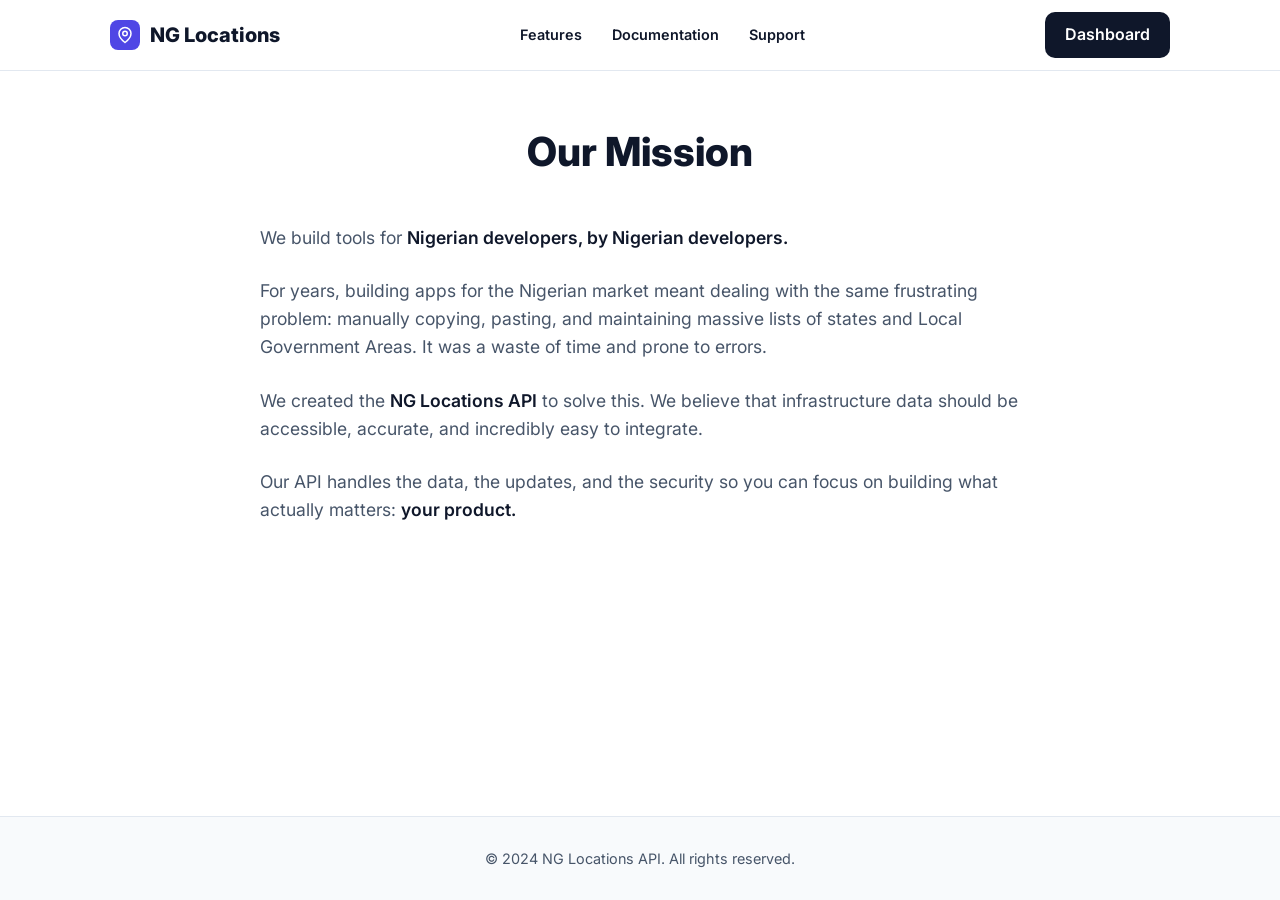
<file: about.html>
<!DOCTYPE html>
<html lang="en">
<head>
  <meta charset="UTF-8">
  <meta name="viewport" content="width=device-width, initial-scale=1.0">
  <title>About - NG Locations API</title>
  <link href="https://fonts.googleapis.com/css2?family=Inter:wght@400;500;600;700;800&display=swap" rel="stylesheet">
  <style>
    :root { --bg-main: #ffffff; --bg-surface: #f8fafc; --text-main: #0f172a; --text-muted: #475569; --primary: #4f46e5; --border-color: #e2e8f0; }
    * { margin: 0; padding: 0; box-sizing: border-box; }
    body { font-family: 'Inter', sans-serif; background: var(--bg-main); color: var(--text-main); line-height: 1.6; display: flex; flex-direction: column; min-height: 100vh; }
    a { text-decoration: none; color: inherit; }
    .header { position: fixed; top: 0; width: 100%; z-index: 50; background: rgba(255,255,255,0.85); backdrop-filter: blur(12px); border-bottom: 1px solid var(--border-color); }
    .nav-container { max-width: 1100px; margin: 0 auto; padding: 0 20px; height: 70px; display: flex; justify-content: space-between; align-items: center; }
    .logo { display: flex; align-items: center; gap: 10px; font-weight: 800; font-size: 1.25rem; color: var(--text-main); }
    .logo-icon { background: var(--primary); color: white; padding: 6px; border-radius: 8px; display: flex; }
    .nav-links { display: none; gap: 30px; font-size: 0.9rem; font-weight: 600; }
    @media(min-width: 768px) { .nav-links { display: flex; } }
    .nav-links a:hover { color: var(--primary); }
    .btn { padding: 10px 20px; border-radius: 10px; font-weight: 600; background: var(--text-main); color: white; border: none; cursor: pointer; }
    .page-wrapper { max-width: 800px; margin: 120px auto 60px auto; padding: 0 20px; flex: 1; width: 100%; }
    .page-title { text-align: center; font-size: 2.5rem; font-weight: 800; margin-bottom: 40px; }
    .content p { font-size: 1.1rem; color: var(--text-muted); margin-bottom: 25px; }
    .highlight { color: var(--text-main); font-weight: 600; }
    footer { background: var(--bg-surface); border-top: 1px solid var(--border-color); padding: 30px; text-align: center; color: var(--text-muted); font-size: 0.9rem; margin-top: auto; }
  </style>
</head>
<body>
  <header class="header">
    <div class="nav-container">
      <a href="index.html" class="logo"><div class="logo-icon"><svg xmlns="http://www.w3.org/2000/svg" width="18" height="18" viewBox="0 0 24 24" fill="none" stroke="currentColor" stroke-width="2"><path d="M20 10c0 6-8 12-8 12s-8-6-8-12a8 8 0 0 1 16 0Z"/><circle cx="12" cy="10" r="3"/></svg></div>NG Locations</a>
      <nav class="nav-links">
        <a href="features.html">Features</a>
        <a href="documentation.html">Documentation</a>
        <a href="support.html">Support</a>
      </nav>
      <a href="auth.html" class="btn">Dashboard</a>
    </div>
  </header>
  <div class="page-wrapper">
    <h1 class="page-title">Our Mission</h1>
    <div class="content">
      <p>We build tools for <span class="highlight">Nigerian developers, by Nigerian developers.</span></p>
      <p>For years, building apps for the Nigerian market meant dealing with the same frustrating problem: manually copying, pasting, and maintaining massive lists of states and Local Government Areas. It was a waste of time and prone to errors.</p>
      <p>We created the <span class="highlight">NG Locations API</span> to solve this. We believe that infrastructure data should be accessible, accurate, and incredibly easy to integrate.</p>
      <p>Our API handles the data, the updates, and the security so you can focus on building what actually matters: <span class="highlight">your product.</span></p>
    </div>
  </div>
  <footer>&copy; 2024 NG Locations API. All rights reserved.</footer>
</body>
</html>
</file>
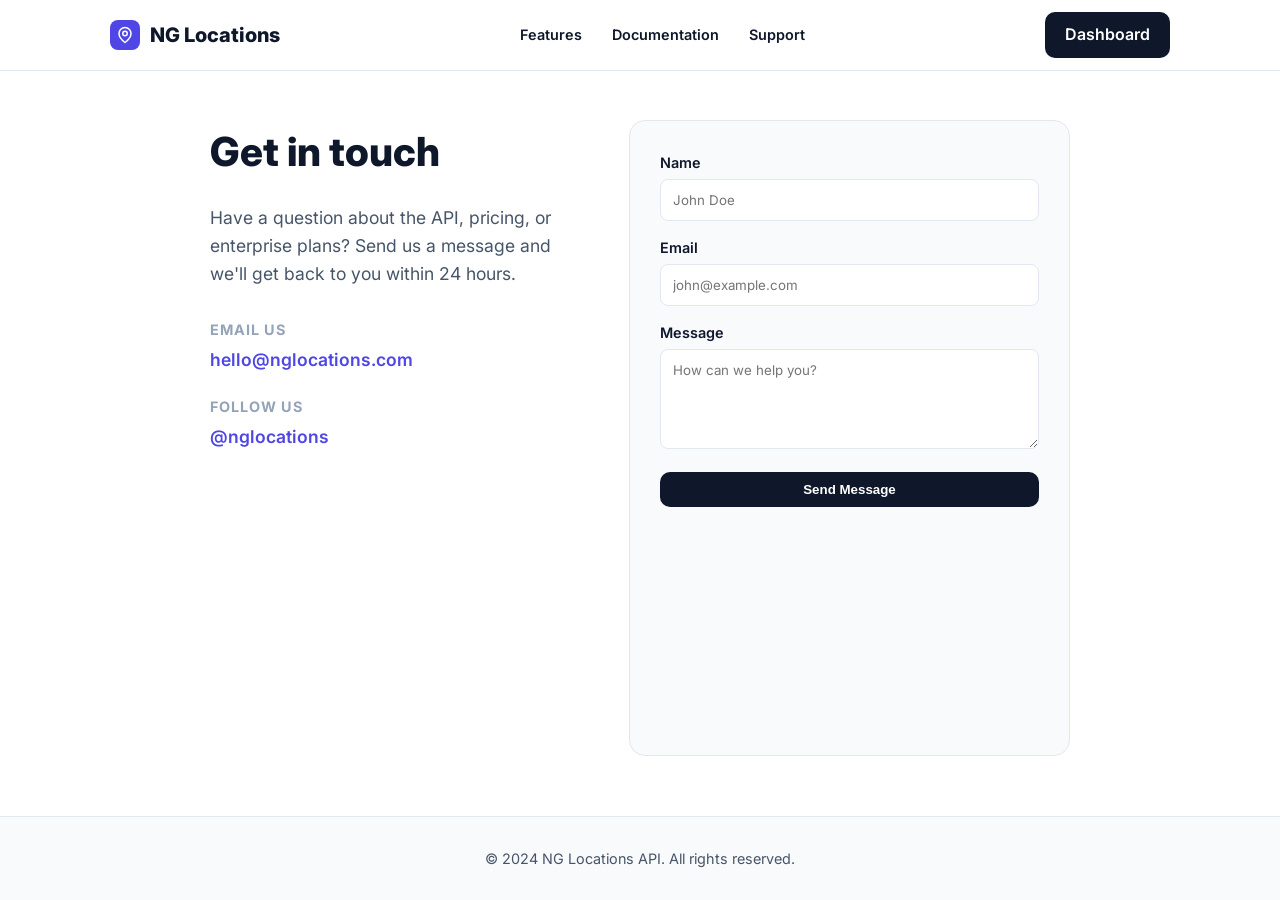
<file: contact.html>
<!DOCTYPE html>
<html lang="en">
<head>
  <meta charset="UTF-8">
  <meta name="viewport" content="width=device-width, initial-scale=1.0">
  <title>Contact - NG Locations API</title>
  <link href="https://fonts.googleapis.com/css2?family=Inter:wght@400;500;600;700;800&display=swap" rel="stylesheet">
  <style>
    :root { --bg-main: #ffffff; --bg-surface: #f8fafc; --text-main: #0f172a; --text-muted: #475569; --primary: #4f46e5; --border-color: #e2e8f0; }
    * { margin: 0; padding: 0; box-sizing: border-box; }
    body { font-family: 'Inter', sans-serif; background: var(--bg-main); color: var(--text-main); line-height: 1.6; display: flex; flex-direction: column; min-height: 100vh; }
    a { text-decoration: none; color: inherit; }
    .header { position: fixed; top: 0; width: 100%; z-index: 50; background: rgba(255,255,255,0.85); backdrop-filter: blur(12px); border-bottom: 1px solid var(--border-color); }
    .nav-container { max-width: 1100px; margin: 0 auto; padding: 0 20px; height: 70px; display: flex; justify-content: space-between; align-items: center; }
    .logo { display: flex; align-items: center; gap: 10px; font-weight: 800; font-size: 1.25rem; color: var(--text-main); }
    .logo-icon { background: var(--primary); color: white; padding: 6px; border-radius: 8px; display: flex; }
    .nav-links { display: none; gap: 30px; font-size: 0.9rem; font-weight: 600; }
    @media(min-width: 768px) { .nav-links { display: flex; } }
    .nav-links a:hover { color: var(--primary); }
    .btn { padding: 10px 20px; border-radius: 10px; font-weight: 600; background: var(--text-main); color: white; border: none; cursor: pointer; width: 100%; }
    .page-wrapper { max-width: 900px; margin: 120px auto 60px auto; padding: 0 20px; flex: 1; width: 100%; display: flex; flex-direction: column; gap: 40px; }
    @media(min-width: 768px) { .page-wrapper { flex-direction: row; } }
    .info-col { flex: 1; }
    .page-title { font-size: 2.5rem; font-weight: 800; margin-bottom: 20px; }
    .info-col p { color: var(--text-muted); margin-bottom: 30px; font-size: 1.1rem; }
    .info-item { margin-bottom: 20px; }
    .info-item h4 { font-size: 0.9rem; color: #94a3b8; text-transform: uppercase; letter-spacing: 1px; margin-bottom: 5px; }
    .info-item a { font-weight: 600; font-size: 1.1rem; color: var(--primary); }
    .form-col { flex: 1; background: var(--bg-surface); padding: 30px; border-radius: 16px; border: 1px solid var(--border-color); }
    .form-group { margin-bottom: 15px; }
    .form-group label { display: block; font-weight: 600; margin-bottom: 5px; font-size: 0.9rem; }
    .form-group input, .form-group textarea { width: 100%; padding: 12px; border: 1px solid var(--border-color); border-radius: 8px; font-family: inherit; }
    .form-group textarea { resize: vertical; min-height: 100px; }
    .alert { padding: 12px; background: #dcfce7; color: #166534; border-radius: 8px; margin-bottom: 15px; display: none; font-weight: 600; text-align: center; }
    footer { background: var(--bg-surface); border-top: 1px solid var(--border-color); padding: 30px; text-align: center; color: var(--text-muted); font-size: 0.9rem; margin-top: auto; }
  </style>
</head>
<body>
  <header class="header">
    <div class="nav-container">
      <a href="index.html" class="logo"><div class="logo-icon"><svg xmlns="http://www.w3.org/2000/svg" width="18" height="18" viewBox="0 0 24 24" fill="none" stroke="currentColor" stroke-width="2"><path d="M20 10c0 6-8 12-8 12s-8-6-8-12a8 8 0 0 1 16 0Z"/><circle cx="12" cy="10" r="3"/></svg></div>NG Locations</a>
      <nav class="nav-links">
        <a href="features.html">Features</a>
        <a href="documentation.html">Documentation</a>
        <a href="support.html">Support</a>
      </nav>
      <a href="auth.html" class="btn" style="width: auto;">Dashboard</a>
    </div>
  </header>
  <div class="page-wrapper">
    <div class="info-col">
      <h1 class="page-title">Get in touch</h1>
      <p>Have a question about the API, pricing, or enterprise plans? Send us a message and we'll get back to you within 24 hours.</p>
      <div class="info-item">
        <h4>Email Us</h4>
        <a href="mailto:hello@nglocations.com">hello@nglocations.com</a>
      </div>
      <div class="info-item">
        <h4>Follow Us</h4>
        <a href="#">@nglocations</a>
      </div>
    </div>
    <div class="form-col">
      <div id="success-alert" class="alert">Message sent successfully! We'll reply soon.</div>
      <form onsubmit="event.preventDefault(); document.getElementById('success-alert').style.display='block'; this.reset();">
        <div class="form-group">
          <label>Name</label>
          <input type="text" required placeholder="John Doe">
        </div>
        <div class="form-group">
          <label>Email</label>
          <input type="email" required placeholder="john@example.com">
        </div>
        <div class="form-group">
          <label>Message</label>
          <textarea required placeholder="How can we help you?"></textarea>
        </div>
        <button type="submit" class="btn">Send Message</button>
      </form>
    </div>
  </div>
  <footer>&copy; 2024 NG Locations API. All rights reserved.</footer>
</body>
</html>
</file>
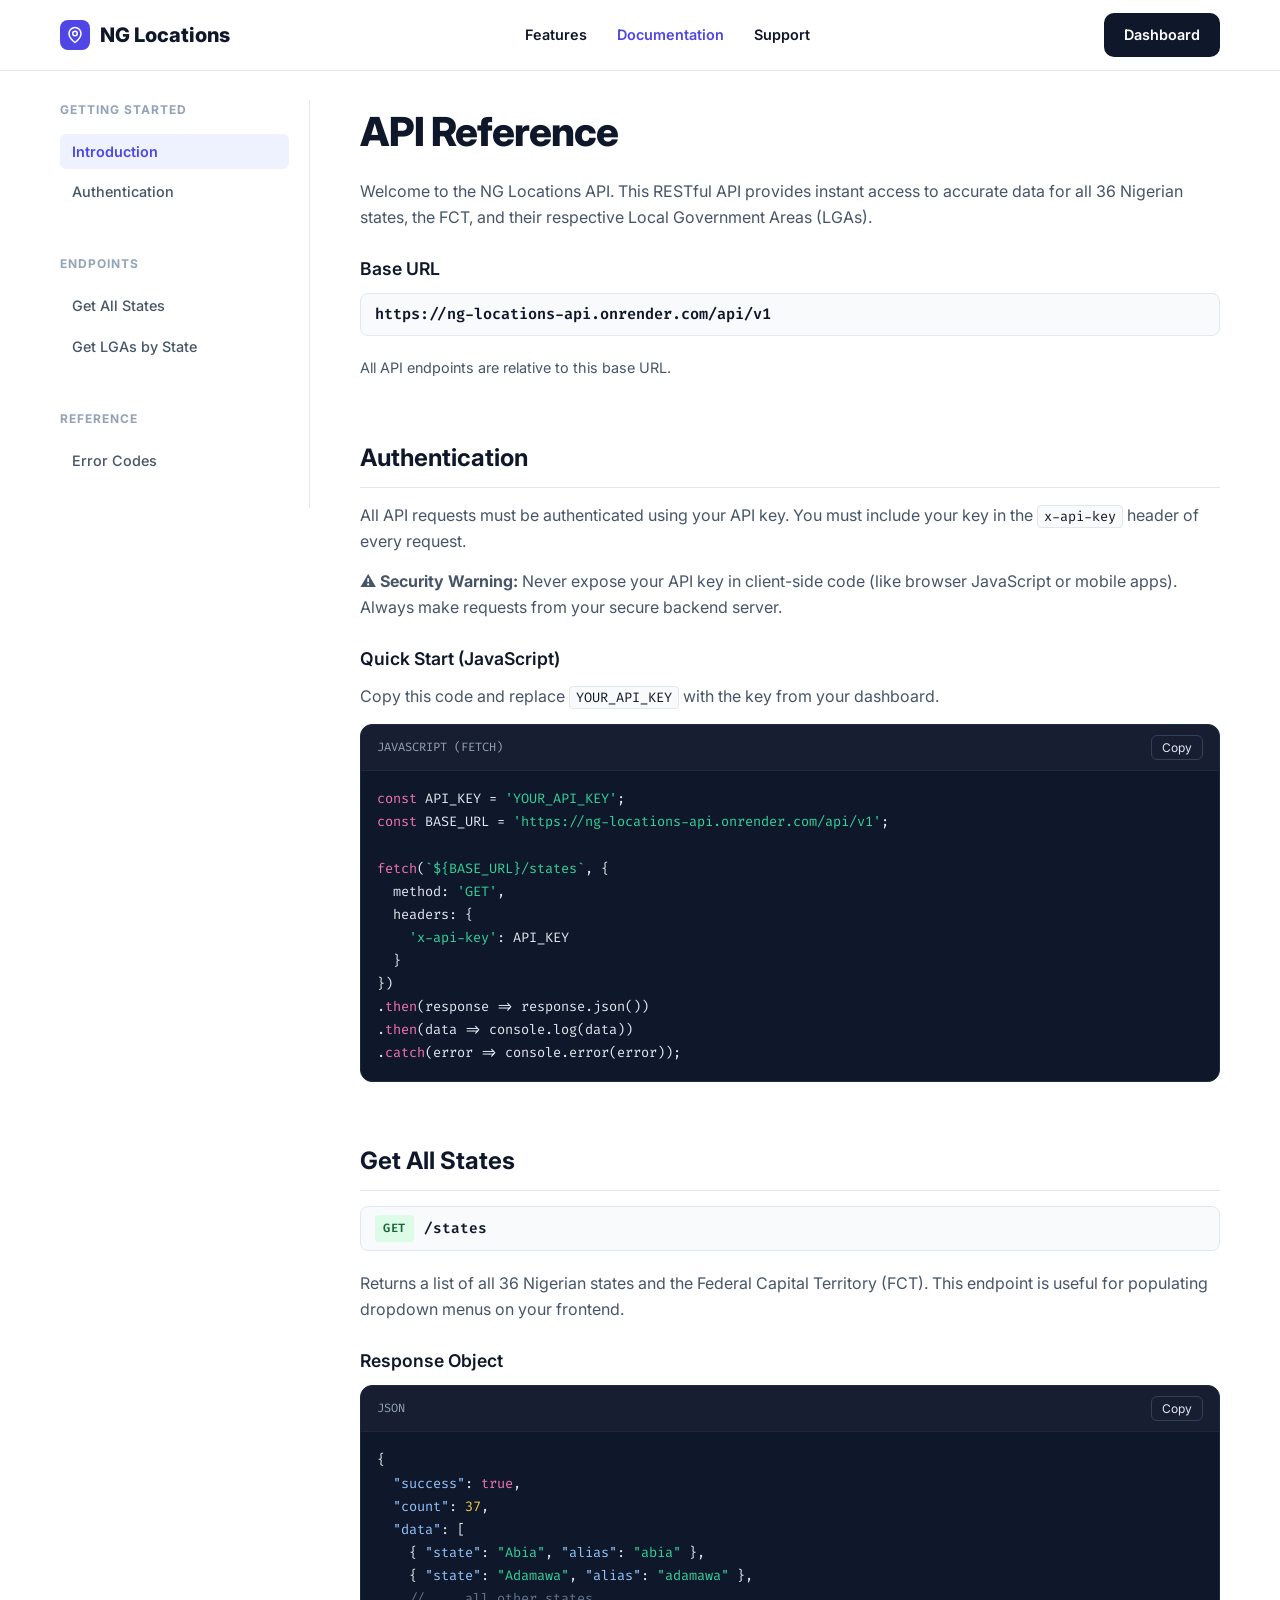
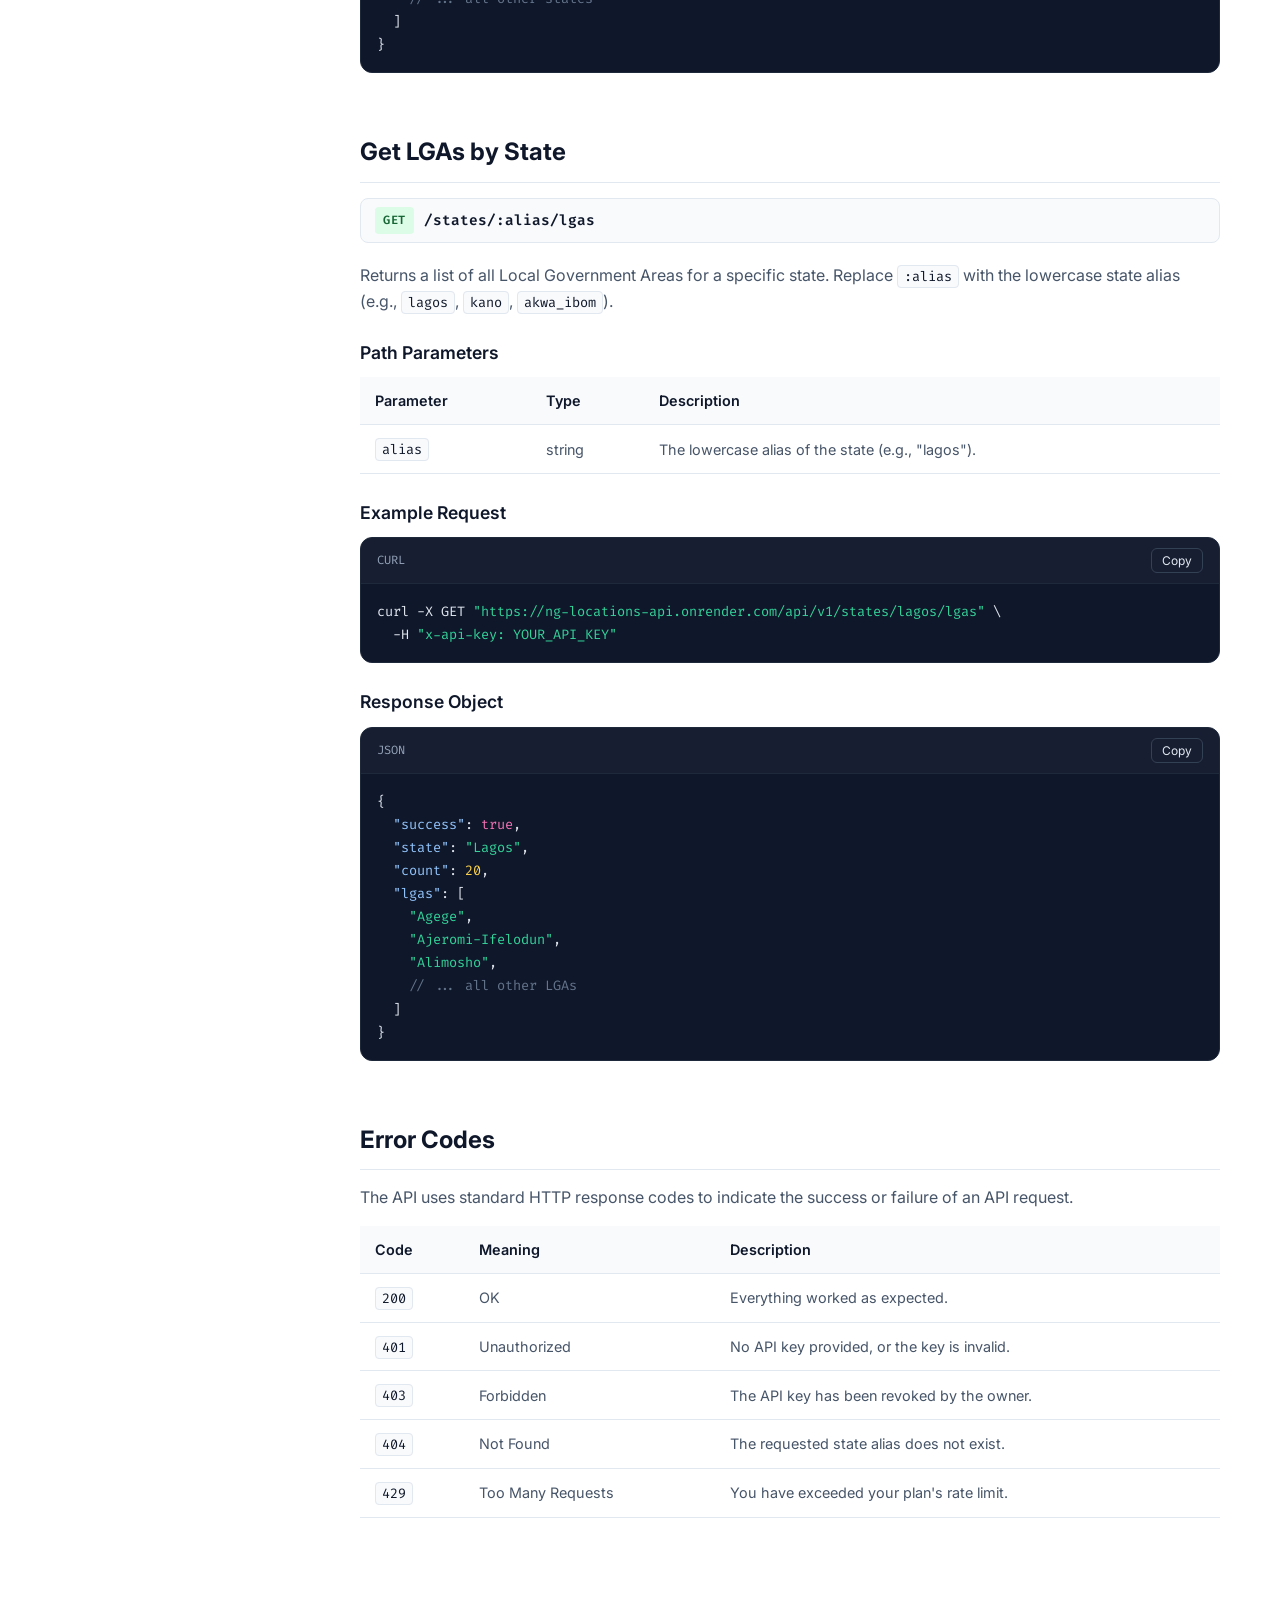
<file: documentation.html>
<!DOCTYPE html>
<html lang="en" style="scroll-behavior: smooth;">
<head>
  <meta charset="UTF-8">
  <meta name="viewport" content="width=device-width, initial-scale=1.0">
  <title>Documentation - NG Locations API</title>
  
  <link href="https://fonts.googleapis.com/css2?family=Inter:wght@400;500;600;700;800&family=Fira+Code:wght@400;500&display=swap" rel="stylesheet">
  
  <style>
    :root {
      --bg-main: #ffffff; --bg-surface: #f8fafc;
      --text-main: #0f172a; --text-muted: #475569;
      --primary: #4f46e5; --primary-hover: #4338ca;
      --border-color: #e2e8f0;
      --font-sans: 'Inter', sans-serif;
      --font-mono: 'Fira Code', monospace;
    }

    * { margin: 0; padding: 0; box-sizing: border-box; }
    body { font-family: var(--font-sans); background-color: var(--bg-main); color: var(--text-main); line-height: 1.6; }
    a { text-decoration: none; color: inherit; }
    
    /* ================= HEADER ================= */
    .header { position: fixed; top: 0; width: 100%; z-index: 50; background: rgba(255,255,255,0.85); backdrop-filter: blur(12px); border-bottom: 1px solid var(--border-color); }
    .nav-container { max-width: 1200px; margin: 0 auto; padding: 0 20px; height: 70px; display: flex; justify-content: space-between; align-items: center; }
    .logo { display: flex; align-items: center; gap: 10px; font-weight: 800; font-size: 1.25rem; color: var(--text-main); }
    .logo-icon { background: var(--primary); color: white; padding: 6px; border-radius: 8px; display: flex; }
    .nav-links { display: none; gap: 30px; font-size: 0.9rem; font-weight: 600; }
    @media(min-width: 768px) { .nav-links { display: flex; } }
    .nav-links a:hover { color: var(--primary); }
    .btn { display: inline-flex; align-items: center; gap: 8px; padding: 10px 20px; border-radius: 10px; font-weight: 600; background: var(--text-main); color: white; cursor: pointer; border: none; font-size: 0.9rem; transition: background 0.2s; }
    .btn:hover { background: #1e293b; }

    /* ================= LAYOUT ================= */
    .docs-wrapper { max-width: 1200px; margin: 100px auto 60px auto; padding: 0 20px; display: flex; flex-direction: column; gap: 30px; }
    @media(min-width: 800px) { .docs-wrapper { flex-direction: row; gap: 50px; } }

    /* ================= SIDEBAR ================= */
    .sidebar { width: 100%; display: flex; flex-direction: row; overflow-x: auto; gap: 15px; padding-bottom: 15px; border-bottom: 1px solid var(--border-color); }
    @media(min-width: 800px) { 
      .sidebar { width: 250px; flex-direction: column; border-bottom: none; border-right: 1px solid var(--border-color); padding-right: 20px; padding-bottom: 0; position: sticky; top: 100px; height: fit-content; overflow-x: visible; flex-shrink: 0; } 
    }
    
    .sidebar-group { display: flex; flex-direction: row; gap: 15px; }
    @media(min-width: 800px) { .sidebar-group { flex-direction: column; gap: 5px; margin-bottom: 30px; } }
    
    .sidebar h3 { display: none; font-size: 0.75rem; text-transform: uppercase; color: #94a3b8; letter-spacing: 1px; margin-bottom: 10px; font-weight: 700; }
    @media(min-width: 800px) { .sidebar h3 { display: block; } }
    
    .sidebar a { font-size: 0.9rem; font-weight: 500; color: var(--text-muted); padding: 6px 12px; border-radius: 6px; white-space: nowrap; transition: all 0.2s; }
    .sidebar a:hover, .sidebar a.active { background: #eef2ff; color: var(--primary); font-weight: 600; }

    /* ================= CONTENT ================= */
    .content { flex: 1; min-width: 0; }
    .content section { scroll-margin-top: 100px; margin-bottom: 60px; }
    
    .content h1 { font-size: 2.5rem; font-weight: 800; margin-bottom: 15px; letter-spacing: -1px; }
    .content h2 { font-size: 1.5rem; font-weight: 700; margin-bottom: 15px; padding-bottom: 10px; border-bottom: 1px solid var(--border-color); }
    .content h3 { font-size: 1.1rem; font-weight: 600; margin: 25px 0 10px 0; }
    .content p { color: var(--text-muted); margin-bottom: 15px; font-size: 1rem; }
    .content ul { margin-left: 20px; color: var(--text-muted); margin-bottom: 20px; }
    .content li { margin-bottom: 8px; }
    
    code { font-family: var(--font-mono); background: var(--bg-surface); padding: 2px 6px; border-radius: 4px; font-size: 0.85rem; color: var(--text-main); border: 1px solid var(--border-color); }

    /* ENDPOINT BADGES */
    .endpoint { display: inline-flex; align-items: center; gap: 10px; background: var(--bg-surface); border: 1px solid var(--border-color); padding: 8px 14px; border-radius: 8px; font-family: var(--font-mono); font-weight: 600; font-size: 0.9rem; margin-bottom: 20px; width: 100%; }
    .method-get { background: #dcfce7; color: #166534; padding: 4px 8px; border-radius: 4px; font-size: 0.75rem; letter-spacing: 0.5px; }
    
    /* CODE BLOCKS */
    .code-container { position: relative; margin-bottom: 25px; border-radius: 12px; overflow: hidden; background: #0f172a; border: 1px solid #1e293b; }
    .code-header { display: flex; justify-content: space-between; align-items: center; padding: 10px 16px; background: rgba(255,255,255,0.03); border-bottom: 1px solid #1e293b; }
    .code-lang { color: #94a3b8; font-size: 0.75rem; font-family: var(--font-mono); text-transform: uppercase; }
    .btn-copy { background: transparent; border: 1px solid #334155; color: #e2e8f0; padding: 4px 10px; border-radius: 6px; font-size: 0.75rem; cursor: pointer; transition: all 0.2s; font-family: var(--font-sans); }
    .btn-copy:hover { background: #1e293b; }
    
    .code-body { padding: 16px; font-family: var(--font-mono); font-size: 0.85rem; overflow-x: auto; color: #e2e8f0; line-height: 1.7; }
    .c-keyword { color: #f472b6; } .c-string { color: #34d399; } .c-comment { color: #64748b; } .c-property { color: #93c5fd; } .c-number { color: #fcd34d; }

    /* TABLES */
    table { width: 100%; border-collapse: collapse; margin-bottom: 25px; font-size: 0.9rem; text-align: left; }
    th, td { padding: 12px 15px; border-bottom: 1px solid var(--border-color); }
    th { background: var(--bg-surface); font-weight: 600; color: var(--text-main); }
    td { color: var(--text-muted); }
  </style>
</head>
<body>

  <!-- HEADER -->
  <header class="header">
    <div class="nav-container">
      <a href="index.html" class="logo">
        <div class="logo-icon"><svg xmlns="http://www.w3.org/2000/svg" width="18" height="18" viewBox="0 0 24 24" fill="none" stroke="currentColor" stroke-width="2" stroke-linecap="round" stroke-linejoin="round"><path d="M20 10c0 6-8 12-8 12s-8-6-8-12a8 8 0 0 1 16 0Z"/><circle cx="12" cy="10" r="3"/></svg></div>
        NG Locations
      </a>
      <nav class="nav-links">
        <a href="features.html">Features</a>
        <a href="documentation.html" style="color: var(--primary);">Documentation</a>
        <a href="support.html">Support</a>
      </nav>
      <a href="auth.html" class="btn">Dashboard</a>
    </div>
  </header>

  <div class="docs-wrapper">
    
    <!-- SIDEBAR NAVIGATION -->
    <aside class="sidebar">
      <div class="sidebar-group">
        <h3>Getting Started</h3>
        <a href="#introduction">Introduction</a>
        <a href="#authentication">Authentication</a>
      </div>
      <div class="sidebar-group">
        <h3>Endpoints</h3>
        <a href="#get-states">Get All States</a>
        <a href="#get-lgas">Get LGAs by State</a>
      </div>
      <div class="sidebar-group">
        <h3>Reference</h3>
        <a href="#errors">Error Codes</a>
      </div>
    </aside>

    <!-- MAIN CONTENT -->
    <main class="content">
      
      <!-- INTRODUCTION -->
      <section id="introduction">
        <h1>API Reference</h1>
        <p>Welcome to the NG Locations API. This RESTful API provides instant access to accurate data for all 36 Nigerian states, the FCT, and their respective Local Government Areas (LGAs).</p>
        
        <h3>Base URL</h3>
        <div class="endpoint" style="margin-bottom: 10px;">
          <code style="background: transparent; border: none; font-size: 0.95rem; padding: 0;">https://ng-locations-api.onrender.com/api/v1</code>
        </div>
        <p style="font-size: 0.9rem; margin-top: 10px;">All API endpoints are relative to this base URL.</p>
      </section>

      <!-- AUTHENTICATION -->
      <section id="authentication">
        <h2>Authentication</h2>
        <p>All API requests must be authenticated using your API key. You must include your key in the <code>x-api-key</code> header of every request.</p>
        
        <p><strong>⚠️ Security Warning:</strong> Never expose your API key in client-side code (like browser JavaScript or mobile apps). Always make requests from your secure backend server.</p>

        <h3>Quick Start (JavaScript)</h3>
        <p>Copy this code and replace <code>YOUR_API_KEY</code> with the key from your dashboard.</p>

        <div class="code-container">
          <div class="code-header">
            <span class="code-lang">JavaScript (Fetch)</span>
            <button class="btn-copy" onclick="copyCode(this)">Copy</button>
          </div>
          <div class="code-body">
            <span class="c-keyword">const</span> API_KEY = <span class="c-string">'YOUR_API_KEY'</span>;<br>
            <span class="c-keyword">const</span> BASE_URL = <span class="c-string">'https://ng-locations-api.onrender.com/api/v1'</span>;<br><br>
            
            <span class="c-keyword">fetch</span>(<span class="c-string">`${BASE_URL}/states`</span>, {<br>
            &nbsp;&nbsp;method: <span class="c-string">'GET'</span>,<br>
            &nbsp;&nbsp;headers: {<br>
            &nbsp;&nbsp;&nbsp;&nbsp;<span class="c-string">'x-api-key'</span>: API_KEY<br>
            &nbsp;&nbsp;}<br>
            })<br>
            .<span class="c-keyword">then</span>(response => response.json())<br>
            .<span class="c-keyword">then</span>(data => console.log(data))<br>
            .<span class="c-keyword">catch</span>(error => console.error(error));
          </div>
        </div>
      </section>

      <!-- GET STATES -->
      <section id="get-states">
        <h2>Get All States</h2>
        <div class="endpoint">
          <span class="method-get">GET</span> /states
        </div>
        <p>Returns a list of all 36 Nigerian states and the Federal Capital Territory (FCT). This endpoint is useful for populating dropdown menus on your frontend.</p>
        
        <h3>Response Object</h3>
        <div class="code-container">
          <div class="code-header">
            <span class="code-lang">JSON</span>
            <button class="btn-copy" onclick="copyCode(this)">Copy</button>
          </div>
          <div class="code-body">
            {<br>
            &nbsp;&nbsp;<span class="c-property">"success"</span>: <span class="c-keyword">true</span>,<br>
            &nbsp;&nbsp;<span class="c-property">"count"</span>: <span class="c-number">37</span>,<br>
            &nbsp;&nbsp;<span class="c-property">"data"</span>: [<br>
            &nbsp;&nbsp;&nbsp;&nbsp;{ <span class="c-property">"state"</span>: <span class="c-string">"Abia"</span>, <span class="c-property">"alias"</span>: <span class="c-string">"abia"</span> },<br>
            &nbsp;&nbsp;&nbsp;&nbsp;{ <span class="c-property">"state"</span>: <span class="c-string">"Adamawa"</span>, <span class="c-property">"alias"</span>: <span class="c-string">"adamawa"</span> },<br>
            &nbsp;&nbsp;&nbsp;&nbsp;<span class="c-comment">// ... all other states</span><br>
            &nbsp;&nbsp;]<br>
            }
          </div>
        </div>
      </section>

      <!-- GET LGAS -->
      <section id="get-lgas">
        <h2>Get LGAs by State</h2>
        <div class="endpoint">
          <span class="method-get">GET</span> /states/:alias/lgas
        </div>
        <p>Returns a list of all Local Government Areas for a specific state. Replace <code>:alias</code> with the lowercase state alias (e.g., <code>lagos</code>, <code>kano</code>, <code>akwa_ibom</code>).</p>

        <h3>Path Parameters</h3>
        <table>
          <tr>
            <th>Parameter</th>
            <th>Type</th>
            <th>Description</th>
          </tr>
          <tr>
            <td><code>alias</code></td>
            <td>string</td>
            <td>The lowercase alias of the state (e.g., "lagos").</td>
          </tr>
        </table>

        <h3>Example Request</h3>
        <div class="code-container">
          <div class="code-header">
            <span class="code-lang">cURL</span>
            <button class="btn-copy" onclick="copyCode(this)">Copy</button>
          </div>
          <div class="code-body">
            curl -X GET <span class="c-string">"https://ng-locations-api.onrender.com/api/v1/states/lagos/lgas"</span> \<br>
            &nbsp;&nbsp;-H <span class="c-string">"x-api-key: YOUR_API_KEY"</span>
          </div>
        </div>

        <h3>Response Object</h3>
        <div class="code-container">
          <div class="code-header">
            <span class="code-lang">JSON</span>
            <button class="btn-copy" onclick="copyCode(this)">Copy</button>
          </div>
          <div class="code-body">
            {<br>
            &nbsp;&nbsp;<span class="c-property">"success"</span>: <span class="c-keyword">true</span>,<br>
            &nbsp;&nbsp;<span class="c-property">"state"</span>: <span class="c-string">"Lagos"</span>,<br>
            &nbsp;&nbsp;<span class="c-property">"count"</span>: <span class="c-number">20</span>,<br>
            &nbsp;&nbsp;<span class="c-property">"lgas"</span>: [<br>
            &nbsp;&nbsp;&nbsp;&nbsp;<span class="c-string">"Agege"</span>,<br>
            &nbsp;&nbsp;&nbsp;&nbsp;<span class="c-string">"Ajeromi-Ifelodun"</span>,<br>
            &nbsp;&nbsp;&nbsp;&nbsp;<span class="c-string">"Alimosho"</span>,<br>
            &nbsp;&nbsp;&nbsp;&nbsp;<span class="c-comment">// ... all other LGAs</span><br>
            &nbsp;&nbsp;]<br>
            }
          </div>
        </div>
      </section>

      <!-- ERRORS -->
      <section id="errors">
        <h2>Error Codes</h2>
        <p>The API uses standard HTTP response codes to indicate the success or failure of an API request.</p>
        
        <table>
          <tr>
            <th>Code</th>
            <th>Meaning</th>
            <th>Description</th>
          </tr>
          <tr>
            <td><code>200</code></td>
            <td>OK</td>
            <td>Everything worked as expected.</td>
          </tr>
          <tr>
            <td><code>401</code></td>
            <td>Unauthorized</td>
            <td>No API key provided, or the key is invalid.</td>
          </tr>
          <tr>
            <td><code>403</code></td>
            <td>Forbidden</td>
            <td>The API key has been revoked by the owner.</td>
          </tr>
          <tr>
            <td><code>404</code></td>
            <td>Not Found</td>
            <td>The requested state alias does not exist.</td>
          </tr>
          <tr>
            <td><code>429</code></td>
            <td>Too Many Requests</td>
            <td>You have exceeded your plan's rate limit.</td>
          </tr>
        </table>
      </section>

    </main>
  </div>

  <!-- JAVASCRIPT FOR COPY BUTTON & SCROLL SPY -->
  <script>
    // 1. Copy Code Function
    function copyCode(btn) {
      const codeContainer = btn.closest('.code-container');
      const codeBody = codeContainer.querySelector('.code-body');
      const textToCopy = codeBody.innerText;
      
      navigator.clipboard.writeText(textToCopy).then(() => {
        const originalText = btn.textContent;
        btn.textContent = 'Copied!';
        btn.style.color = '#34d399';
        btn.style.borderColor = '#34d399';
        
        setTimeout(() => {
          btn.textContent = originalText;
          btn.style.color = '#e2e8f0';
          btn.style.borderColor = '#334155';
        }, 2000);
      });
    }

    // 2. Highlight Active Sidebar Link on Scroll (Scroll Spy)
    const sections = document.querySelectorAll('section');
    const navLinks = document.querySelectorAll('.sidebar a');

    window.addEventListener('scroll', () => {
      let current = '';
      
      sections.forEach(section => {
        const sectionTop = section.offsetTop;
        if (scrollY >= sectionTop - 150) {
          current = section.getAttribute('id');
        }
      });

      navLinks.forEach(link => {
        link.classList.remove('active');
        if (link.getAttribute('href') === `#${current}`) {
          link.classList.add('active');
        }
      });
    });
  </script>
</body>
</html>
</file>
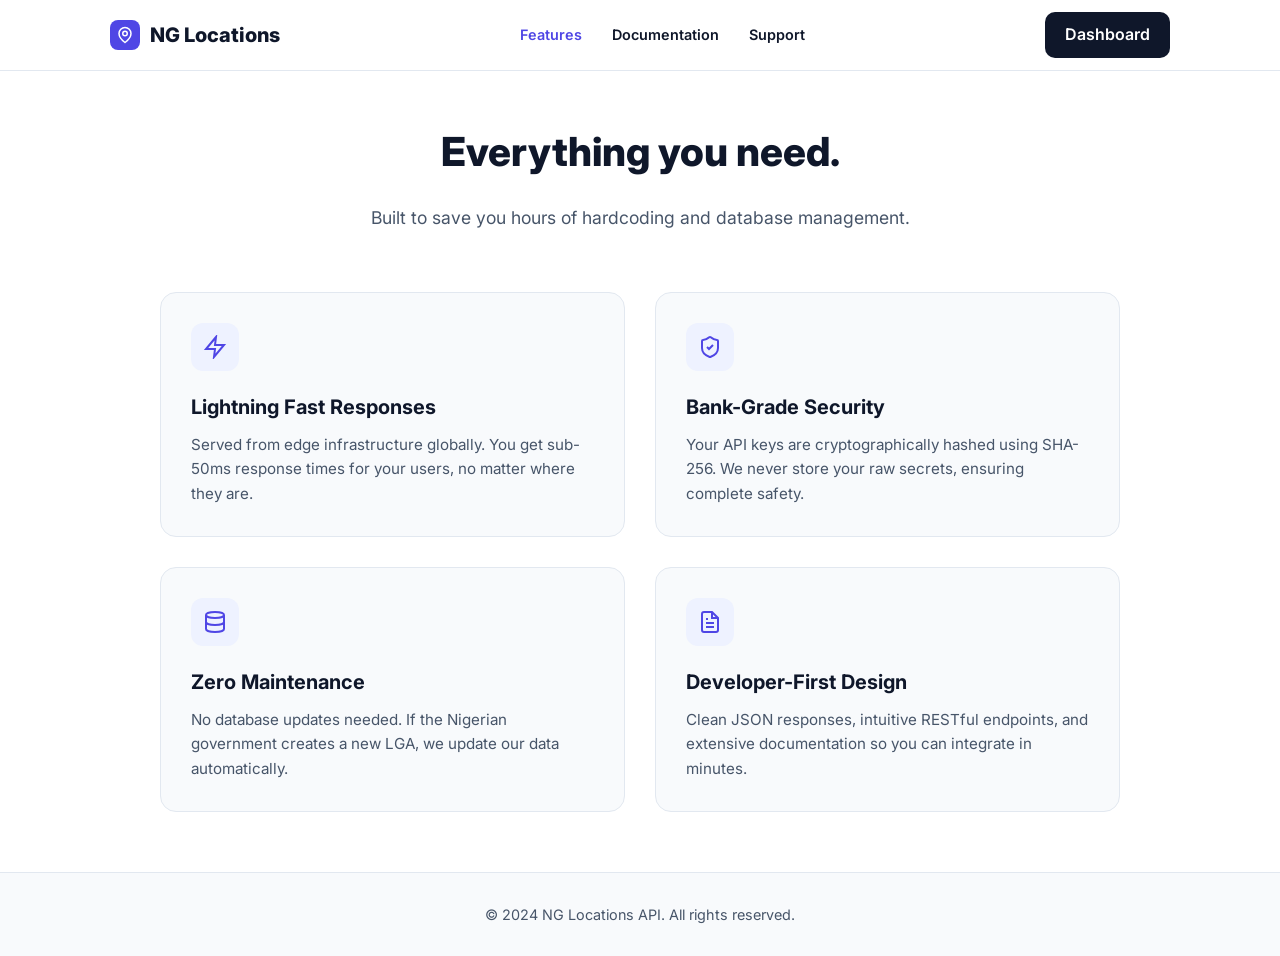
<file: features.html>
<!DOCTYPE html>
<html lang="en">
<head>
  <meta charset="UTF-8">
  <meta name="viewport" content="width=device-width, initial-scale=1.0">
  <title>Features - NG Locations API</title>
  <link href="https://fonts.googleapis.com/css2?family=Inter:wght@400;500;600;700;800&display=swap" rel="stylesheet">
  <style>
    :root { --bg-main: #ffffff; --bg-surface: #f8fafc; --text-main: #0f172a; --text-muted: #475569; --primary: #4f46e5; --border-color: #e2e8f0; }
    * { margin: 0; padding: 0; box-sizing: border-box; }
    body { font-family: 'Inter', sans-serif; background: var(--bg-main); color: var(--text-main); line-height: 1.6; display: flex; flex-direction: column; min-height: 100vh; }
    a { text-decoration: none; color: inherit; }
    .header { position: fixed; top: 0; width: 100%; z-index: 50; background: rgba(255,255,255,0.85); backdrop-filter: blur(12px); border-bottom: 1px solid var(--border-color); }
    .nav-container { max-width: 1100px; margin: 0 auto; padding: 0 20px; height: 70px; display: flex; justify-content: space-between; align-items: center; }
    .logo { display: flex; align-items: center; gap: 10px; font-weight: 800; font-size: 1.25rem; color: var(--text-main); }
    .logo-icon { background: var(--primary); color: white; padding: 6px; border-radius: 8px; display: flex; }
    .nav-links { display: none; gap: 30px; font-size: 0.9rem; font-weight: 600; }
    @media(min-width: 768px) { .nav-links { display: flex; } }
    .nav-links a:hover { color: var(--primary); }
    .btn { padding: 10px 20px; border-radius: 10px; font-weight: 600; background: var(--text-main); color: white; border: none; cursor: pointer; }
    .page-wrapper { max-width: 1000px; margin: 120px auto 60px auto; padding: 0 20px; flex: 1; width: 100%; }
    .page-title { text-align: center; font-size: 2.5rem; font-weight: 800; margin-bottom: 20px; }
    .page-subtitle { text-align: center; font-size: 1.1rem; color: var(--text-muted); max-width: 600px; margin: 0 auto 60px auto; }
    .grid { display: grid; grid-template-columns: 1fr; gap: 30px; }
    @media(min-width: 768px) { .grid { grid-template-columns: 1fr 1fr; } }
    .card { background: var(--bg-surface); border: 1px solid var(--border-color); padding: 30px; border-radius: 16px; }
    .icon { width: 48px; height: 48px; background: #eef2ff; color: var(--primary); border-radius: 12px; display: flex; align-items: center; justify-content: center; margin-bottom: 20px; }
    .card h3 { font-size: 1.25rem; margin-bottom: 10px; }
    .card p { color: var(--text-muted); font-size: 0.95rem; }
    footer { background: var(--bg-surface); border-top: 1px solid var(--border-color); padding: 30px; text-align: center; color: var(--text-muted); font-size: 0.9rem; margin-top: auto; }
  </style>
</head>
<body>
  <header class="header">
    <div class="nav-container">
      <a href="index.html" class="logo"><div class="logo-icon"><svg xmlns="http://www.w3.org/2000/svg" width="18" height="18" viewBox="0 0 24 24" fill="none" stroke="currentColor" stroke-width="2"><path d="M20 10c0 6-8 12-8 12s-8-6-8-12a8 8 0 0 1 16 0Z"/><circle cx="12" cy="10" r="3"/></svg></div>NG Locations</a>
      <nav class="nav-links">
        <a href="features.html" style="color: var(--primary);">Features</a>
        <a href="documentation.html">Documentation</a>
        <a href="support.html">Support</a>
      </nav>
      <a href="auth.html" class="btn">Dashboard</a>
    </div>
  </header>
  <div class="page-wrapper">
    <h1 class="page-title">Everything you need.</h1>
    <p class="page-subtitle">Built to save you hours of hardcoding and database management.</p>
    <div class="grid">
      <div class="card">
        <div class="icon"><svg xmlns="http://www.w3.org/2000/svg" width="24" height="24" viewBox="0 0 24 24" fill="none" stroke="currentColor" stroke-width="2"><polygon points="13 2 3 14 12 14 11 22 21 10 12 10 13 2"/></svg></div>
        <h3>Lightning Fast Responses</h3>
        <p>Served from edge infrastructure globally. You get sub-50ms response times for your users, no matter where they are.</p>
      </div>
      <div class="card">
        <div class="icon"><svg xmlns="http://www.w3.org/2000/svg" width="24" height="24" viewBox="0 0 24 24" fill="none" stroke="currentColor" stroke-width="2"><path d="M20 13c0 5-3.5 7.5-7.66 8.95a1 1 0 0 1-.67-.01C7.5 20.5 4 18 4 13V6a1 1 0 0 1 1-1c2 0 4.5-1.2 6.24-2.72a1.17 1.17 0 0 1 1.52 0C14.51 3.81 17 5 19 5a1 1 0 0 1 1 1z"/><path d="m9 12 2 2 4-4"/></svg></div>
        <h3>Bank-Grade Security</h3>
        <p>Your API keys are cryptographically hashed using SHA-256. We never store your raw secrets, ensuring complete safety.</p>
      </div>
      <div class="card">
        <div class="icon"><svg xmlns="http://www.w3.org/2000/svg" width="24" height="24" viewBox="0 0 24 24" fill="none" stroke="currentColor" stroke-width="2"><ellipse cx="12" cy="5" rx="9" ry="3"/><path d="M3 5V19A9 3 0 0 0 21 19V5"/><path d="M3 12A9 3 0 0 0 21 12"/></svg></div>
        <h3>Zero Maintenance</h3>
        <p>No database updates needed. If the Nigerian government creates a new LGA, we update our data automatically.</p>
      </div>
      <div class="card">
        <div class="icon"><svg xmlns="http://www.w3.org/2000/svg" width="24" height="24" viewBox="0 0 24 24" fill="none" stroke="currentColor" stroke-width="2"><path d="M14 2H6a2 2 0 0 0-2 2v16a2 2 0 0 0 2 2h12a2 2 0 0 0 2-2V8z"/><polyline points="14 2 14 8 20 8"/><line x1="16" y1="13" x2="8" y2="13"/><line x1="16" y1="17" x2="8" y2="17"/><polyline points="10 9 9 9 8 9"/></svg></div>
        <h3>Developer-First Design</h3>
        <p>Clean JSON responses, intuitive RESTful endpoints, and extensive documentation so you can integrate in minutes.</p>
      </div>
    </div>
  </div>
  <footer>&copy; 2024 NG Locations API. All rights reserved.</footer>
</body>
</html>
</file>
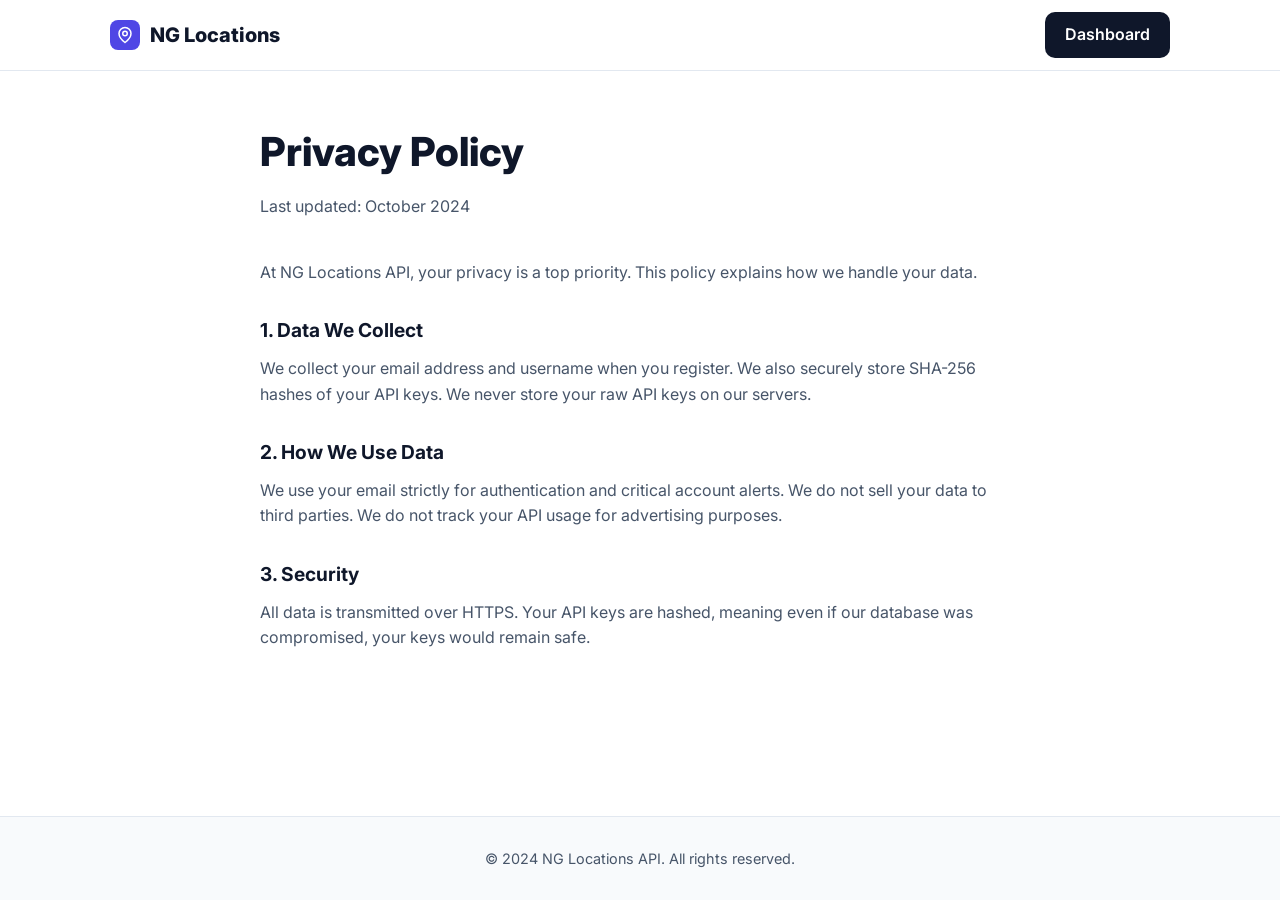
<file: privacy.html>
<!DOCTYPE html>
<html lang="en">
<head>
  <meta charset="UTF-8">
  <meta name="viewport" content="width=device-width, initial-scale=1.0">
  <title>Privacy Policy - NG Locations API</title>
  <link href="https://fonts.googleapis.com/css2?family=Inter:wght@400;500;600;700;800&display=swap" rel="stylesheet">
  <style>
    :root { --bg-main: #ffffff; --bg-surface: #f8fafc; --text-main: #0f172a; --text-muted: #475569; --primary: #4f46e5; --border-color: #e2e8f0; }
    * { margin: 0; padding: 0; box-sizing: border-box; }
    body { font-family: 'Inter', sans-serif; background: var(--bg-main); color: var(--text-main); line-height: 1.6; display: flex; flex-direction: column; min-height: 100vh; }
    a { text-decoration: none; color: inherit; }
    .header { position: fixed; top: 0; width: 100%; z-index: 50; background: rgba(255,255,255,0.85); backdrop-filter: blur(12px); border-bottom: 1px solid var(--border-color); }
    .nav-container { max-width: 1100px; margin: 0 auto; padding: 0 20px; height: 70px; display: flex; justify-content: space-between; align-items: center; }
    .logo { display: flex; align-items: center; gap: 10px; font-weight: 800; font-size: 1.25rem; color: var(--text-main); }
    .logo-icon { background: var(--primary); color: white; padding: 6px; border-radius: 8px; display: flex; }
    .btn { padding: 10px 20px; border-radius: 10px; font-weight: 600; background: var(--text-main); color: white; border: none; cursor: pointer; }
    .page-wrapper { max-width: 800px; margin: 120px auto 60px auto; padding: 0 20px; flex: 1; width: 100%; }
    .page-title { font-size: 2.5rem; font-weight: 800; margin-bottom: 10px; }
    .content p { font-size: 1rem; color: var(--text-muted); margin-bottom: 20px; }
    .content h3 { font-size: 1.2rem; color: var(--text-main); margin: 30px 0 10px 0; }
    footer { background: var(--bg-surface); border-top: 1px solid var(--border-color); padding: 30px; text-align: center; color: var(--text-muted); font-size: 0.9rem; margin-top: auto; }
  </style>
</head>
<body>
  <header class="header">
    <div class="nav-container">
      <a href="index.html" class="logo"><div class="logo-icon"><svg xmlns="http://www.w3.org/2000/svg" width="18" height="18" viewBox="0 0 24 24" fill="none" stroke="currentColor" stroke-width="2"><path d="M20 10c0 6-8 12-8 12s-8-6-8-12a8 8 0 0 1 16 0Z"/><circle cx="12" cy="10" r="3"/></svg></div>NG Locations</a>
      <a href="auth.html" class="btn">Dashboard</a>
    </div>
  </header>
  <div class="page-wrapper">
    <h1 class="page-title">Privacy Policy</h1>
    <p style="color: var(--text-muted); margin-bottom: 40px;">Last updated: October 2024</p>
    <div class="content">
      <p>At NG Locations API, your privacy is a top priority. This policy explains how we handle your data.</p>
      <h3>1. Data We Collect</h3>
      <p>We collect your email address and username when you register. We also securely store SHA-256 hashes of your API keys. We never store your raw API keys on our servers.</p>
      <h3>2. How We Use Data</h3>
      <p>We use your email strictly for authentication and critical account alerts. We do not sell your data to third parties. We do not track your API usage for advertising purposes.</p>
      <h3>3. Security</h3>
      <p>All data is transmitted over HTTPS. Your API keys are hashed, meaning even if our database was compromised, your keys would remain safe.</p>
    </div>
  </div>
  <footer>&copy; 2024 NG Locations API. All rights reserved.</footer>
</body>
</html>
</file>
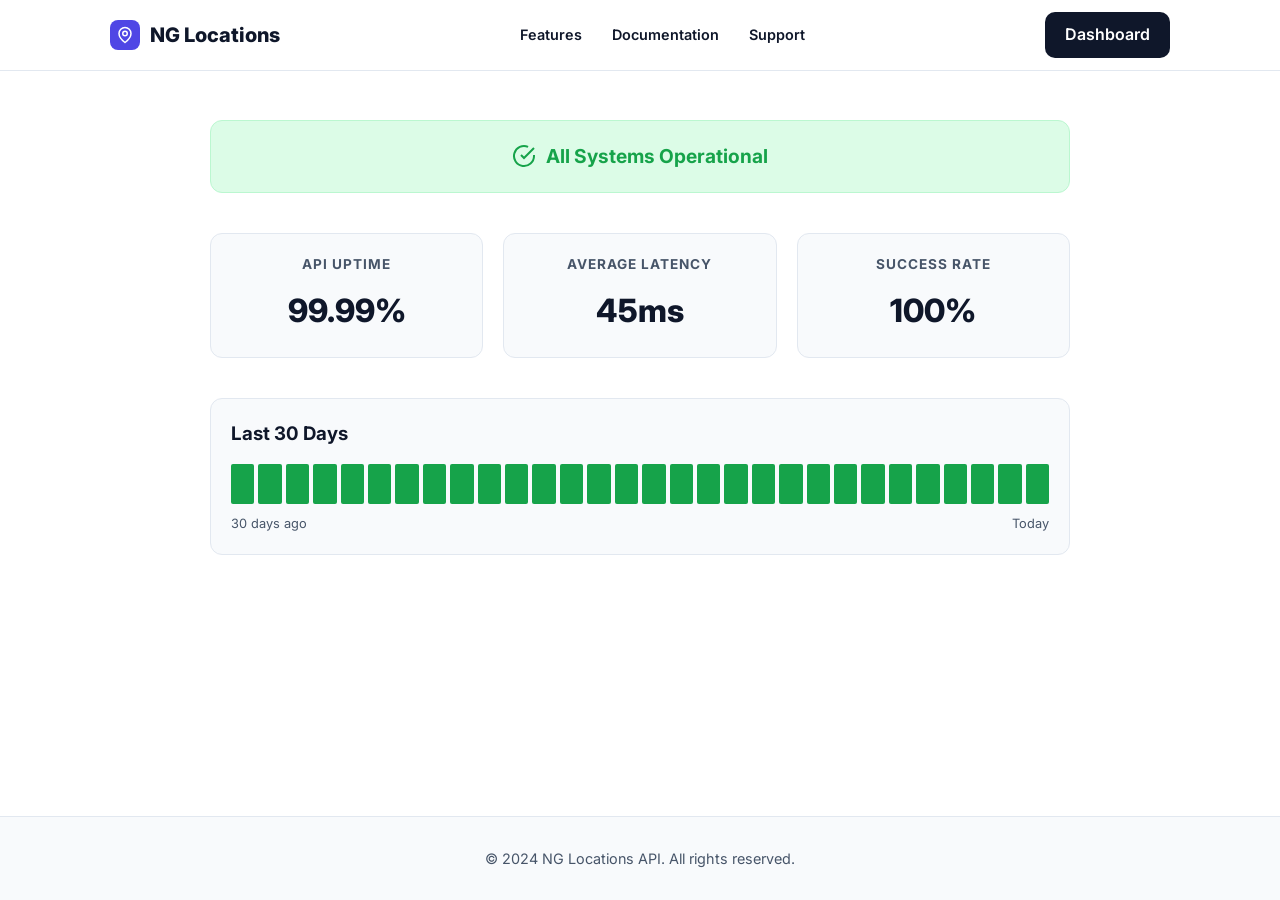
<file: status.html>
<!DOCTYPE html>
<html lang="en">
<head>
  <meta charset="UTF-8">
  <meta name="viewport" content="width=device-width, initial-scale=1.0">
  <title>System Status - NG Locations API</title>
  <link href="https://fonts.googleapis.com/css2?family=Inter:wght@400;500;600;700;800&display=swap" rel="stylesheet">
  <style>
    :root { --bg-main: #ffffff; --bg-surface: #f8fafc; --text-main: #0f172a; --text-muted: #475569; --primary: #4f46e5; --border-color: #e2e8f0; --success: #16a34a; }
    * { margin: 0; padding: 0; box-sizing: border-box; }
    body { font-family: 'Inter', sans-serif; background: var(--bg-main); color: var(--text-main); line-height: 1.6; display: flex; flex-direction: column; min-height: 100vh; }
    a { text-decoration: none; color: inherit; }
    .header { position: fixed; top: 0; width: 100%; z-index: 50; background: rgba(255,255,255,0.85); backdrop-filter: blur(12px); border-bottom: 1px solid var(--border-color); }
    .nav-container { max-width: 1100px; margin: 0 auto; padding: 0 20px; height: 70px; display: flex; justify-content: space-between; align-items: center; }
    .logo { display: flex; align-items: center; gap: 10px; font-weight: 800; font-size: 1.25rem; color: var(--text-main); }
    .logo-icon { background: var(--primary); color: white; padding: 6px; border-radius: 8px; display: flex; }
    .btn { padding: 10px 20px; border-radius: 10px; font-weight: 600; background: var(--text-main); color: white; border: none; cursor: pointer; }
    .page-wrapper { max-width: 900px; margin: 120px auto 60px auto; padding: 0 20px; flex: 1; width: 100%; }
    .status-banner { background: #dcfce7; border: 1px solid #bbf7d0; color: var(--success); padding: 20px; border-radius: 12px; text-align: center; font-size: 1.2rem; font-weight: 700; display: flex; align-items: center; justify-content: center; gap: 10px; margin-bottom: 40px; }
    .grid { display: grid; grid-template-columns: repeat(auto-fit, minmax(200px, 1fr)); gap: 20px; margin-bottom: 40px; }
    .card { background: var(--bg-surface); border: 1px solid var(--border-color); padding: 20px; border-radius: 12px; text-align: center; }
    .card h3 { font-size: 0.85rem; color: var(--text-muted); text-transform: uppercase; letter-spacing: 1px; margin-bottom: 10px; }
    .card .value { font-size: 2rem; font-weight: 800; color: var(--text-main); }
    .history { background: var(--bg-surface); border: 1px solid var(--border-color); padding: 20px; border-radius: 12px; }
    .bars { display: flex; gap: 4px; height: 40px; margin-top: 15px; }
    .bar { flex: 1; background: var(--success); border-radius: 2px; transition: opacity 0.2s; }
    footer { background: var(--bg-surface); border-top: 1px solid var(--border-color); padding: 30px; text-align: center; color: var(--text-muted); font-size: 0.9rem; margin-top: auto; }
  </style>
</head>
<body>
  <header class="header">
    <div class="nav-container">
      <a href="index.html" class="logo"><div class="logo-icon"><svg xmlns="http://www.w3.org/2000/svg" width="18" height="18" viewBox="0 0 24 24" fill="none" stroke="currentColor" stroke-width="2"><path d="M20 10c0 6-8 12-8 12s-8-6-8-12a8 8 0 0 1 16 0Z"/><circle cx="12" cy="10" r="3"/></svg></div>NG Locations</a>
      <nav class="nav-links" style="display: flex; gap: 30px; font-size: 0.9rem; font-weight: 600;">
        <a href="features.html">Features</a>
        <a href="documentation.html">Documentation</a>
        <a href="support.html">Support</a>
      </nav>
      <a href="auth.html" class="btn">Dashboard</a>
    </div>
  </header>
  <div class="page-wrapper">
    <div class="status-banner">
      <svg xmlns="http://www.w3.org/2000/svg" width="24" height="24" viewBox="0 0 24 24" fill="none" stroke="currentColor" stroke-width="2"><path d="M22 11.08V12a10 10 0 1 1-5.93-9.14"/><polyline points="22 4 12 14.01 9 11.01"/></svg>
      All Systems Operational
    </div>
    <div class="grid">
      <div class="card"><h3>API Uptime</h3><div class="value">99.99%</div></div>
      <div class="card"><h3>Average Latency</h3><div class="value">45ms</div></div>
      <div class="card"><h3>Success Rate</h3><div class="value">100%</div></div>
    </div>
    <div class="history">
      <h3>Last 30 Days</h3>
      <div class="bars">
        <script>
          for (let i = 0; i < 30; i++) { document.write('<div class="bar" title="100% Uptime"></div>'); }
        </script>
      </div>
      <div style="display: flex; justify-content: space-between; font-size: 0.8rem; color: var(--text-muted); margin-top: 10px;">
        <span>30 days ago</span>
        <span>Today</span>
      </div>
    </div>
  </div>
  <footer>&copy; 2024 NG Locations API. All rights reserved.</footer>
</body>
</html>
</file>
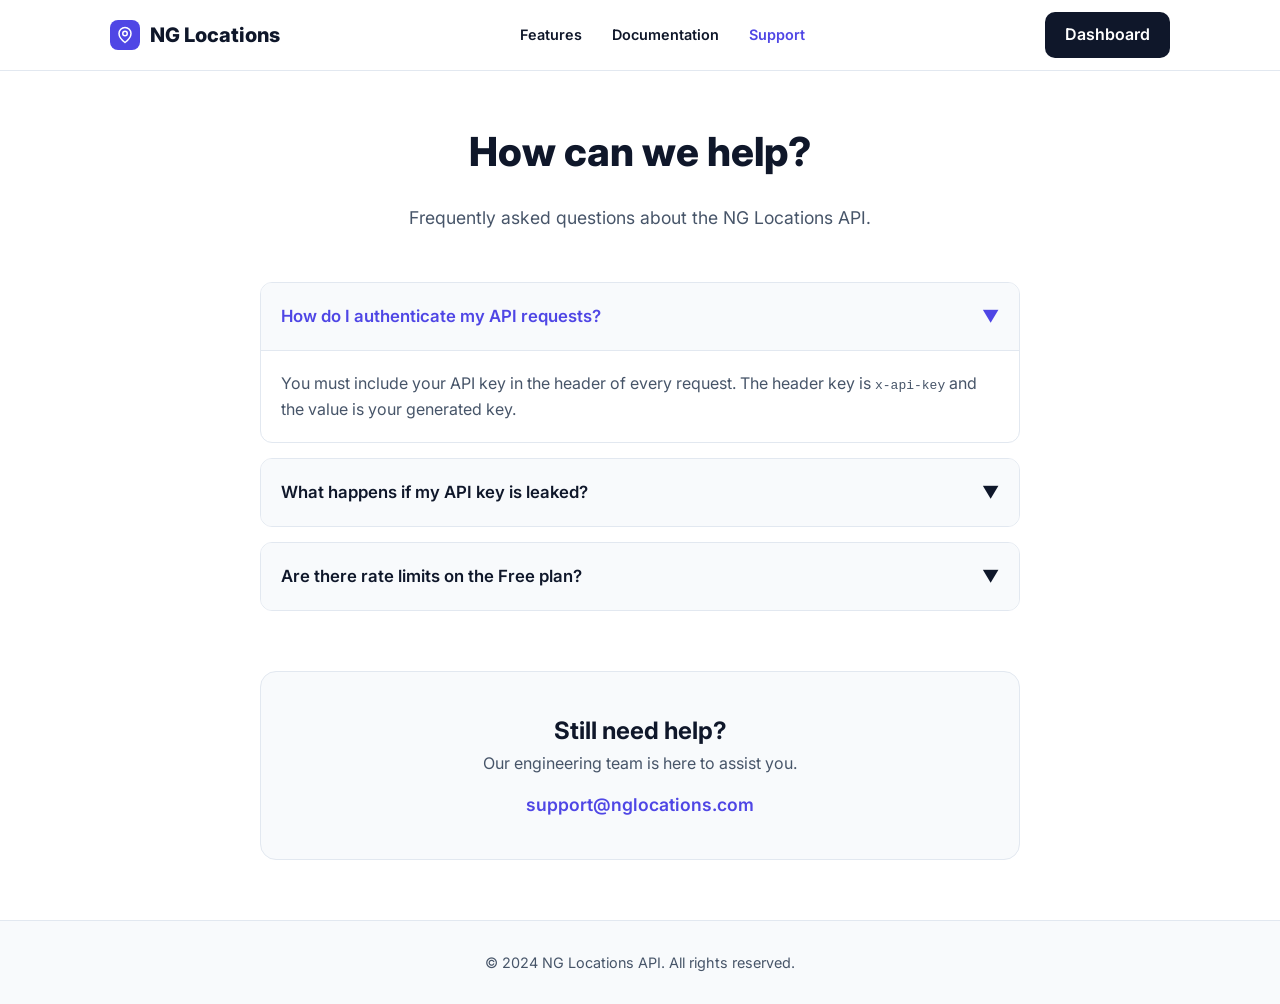
<file: support.html>
<!DOCTYPE html>
<html lang="en">
<head>
  <meta charset="UTF-8">
  <meta name="viewport" content="width=device-width, initial-scale=1.0">
  <title>Support - NG Locations API</title>
  <link href="https://fonts.googleapis.com/css2?family=Inter:wght@400;500;600;700;800&display=swap" rel="stylesheet">
  <style>
    :root { --bg-main: #ffffff; --bg-surface: #f8fafc; --text-main: #0f172a; --text-muted: #475569; --primary: #4f46e5; --border-color: #e2e8f0; }
    * { margin: 0; padding: 0; box-sizing: border-box; }
    body { font-family: 'Inter', sans-serif; background: var(--bg-main); color: var(--text-main); line-height: 1.6; display: flex; flex-direction: column; min-height: 100vh; }
    a { text-decoration: none; color: inherit; }
    .header { position: fixed; top: 0; width: 100%; z-index: 50; background: rgba(255,255,255,0.85); backdrop-filter: blur(12px); border-bottom: 1px solid var(--border-color); }
    .nav-container { max-width: 1100px; margin: 0 auto; padding: 0 20px; height: 70px; display: flex; justify-content: space-between; align-items: center; }
    .logo { display: flex; align-items: center; gap: 10px; font-weight: 800; font-size: 1.25rem; color: var(--text-main); }
    .logo-icon { background: var(--primary); color: white; padding: 6px; border-radius: 8px; display: flex; }
    .nav-links { display: none; gap: 30px; font-size: 0.9rem; font-weight: 600; }
    @media(min-width: 768px) { .nav-links { display: flex; } }
    .nav-links a:hover { color: var(--primary); }
    .btn { padding: 10px 20px; border-radius: 10px; font-weight: 600; background: var(--text-main); color: white; border: none; cursor: pointer; }
    .page-wrapper { max-width: 800px; margin: 120px auto 60px auto; padding: 0 20px; flex: 1; width: 100%; }
    .page-title { text-align: center; font-size: 2.5rem; font-weight: 800; margin-bottom: 20px; }
    .page-subtitle { text-align: center; font-size: 1.1rem; color: var(--text-muted); margin-bottom: 50px; }
    .faq-item { border: 1px solid var(--border-color); border-radius: 12px; margin-bottom: 15px; overflow: hidden; background: white; }
    .faq-q { padding: 20px; font-weight: 600; font-size: 1.05rem; background: var(--bg-surface); cursor: pointer; display: flex; justify-content: space-between; }
    .faq-a { padding: 20px; color: var(--text-muted); border-top: 1px solid var(--border-color); display: none; }
    .faq-item.active .faq-a { display: block; }
    .faq-item.active .faq-q { color: var(--primary); }
    .contact-box { text-align: center; margin-top: 60px; padding: 40px; background: var(--bg-surface); border-radius: 16px; border: 1px solid var(--border-color); }
    .contact-box a { color: var(--primary); font-weight: 600; font-size: 1.1rem; }
    footer { background: var(--bg-surface); border-top: 1px solid var(--border-color); padding: 30px; text-align: center; color: var(--text-muted); font-size: 0.9rem; margin-top: auto; }
  </style>
</head>
<body>
  <header class="header">
    <div class="nav-container">
      <a href="index.html" class="logo"><div class="logo-icon"><svg xmlns="http://www.w3.org/2000/svg" width="18" height="18" viewBox="0 0 24 24" fill="none" stroke="currentColor" stroke-width="2"><path d="M20 10c0 6-8 12-8 12s-8-6-8-12a8 8 0 0 1 16 0Z"/><circle cx="12" cy="10" r="3"/></svg></div>NG Locations</a>
      <nav class="nav-links">
        <a href="features.html">Features</a>
        <a href="documentation.html">Documentation</a>
        <a href="support.html" style="color: var(--primary);">Support</a>
      </nav>
      <a href="auth.html" class="btn">Dashboard</a>
    </div>
  </header>
  <div class="page-wrapper">
    <h1 class="page-title">How can we help?</h1>
    <p class="page-subtitle">Frequently asked questions about the NG Locations API.</p>
    <div class="faq-item active">
      <div class="faq-q" onclick="this.parentElement.classList.toggle('active')">How do I authenticate my API requests? <span>▼</span></div>
      <div class="faq-a">You must include your API key in the header of every request. The header key is <code>x-api-key</code> and the value is your generated key.</div>
    </div>
    <div class="faq-item">
      <div class="faq-q" onclick="this.parentElement.classList.toggle('active')">What happens if my API key is leaked? <span>▼</span></div>
      <div class="faq-a">Immediately log into your Dashboard, go to the API Keys tab, and click "Revoke" next to the compromised key. Then, generate a new one. Revocation happens instantly.</div>
    </div>
    <div class="faq-item">
      <div class="faq-q" onclick="this.parentElement.classList.toggle('active')">Are there rate limits on the Free plan? <span>▼</span></div>
      <div class="faq-a">Yes. The Free plan allows up to 1,000 requests per month. You can upgrade to the Premium plan from your Profile page for higher limits.</div>
    </div>
    <div class="contact-box">
      <h2>Still need help?</h2>
      <p style="color: var(--text-muted); margin-bottom: 15px;">Our engineering team is here to assist you.</p>
      <a href="mailto:support@nglocations.com">support@nglocations.com</a>
    </div>
  </div>
  <footer>&copy; 2024 NG Locations API. All rights reserved.</footer>
</body>
</html>
</file>
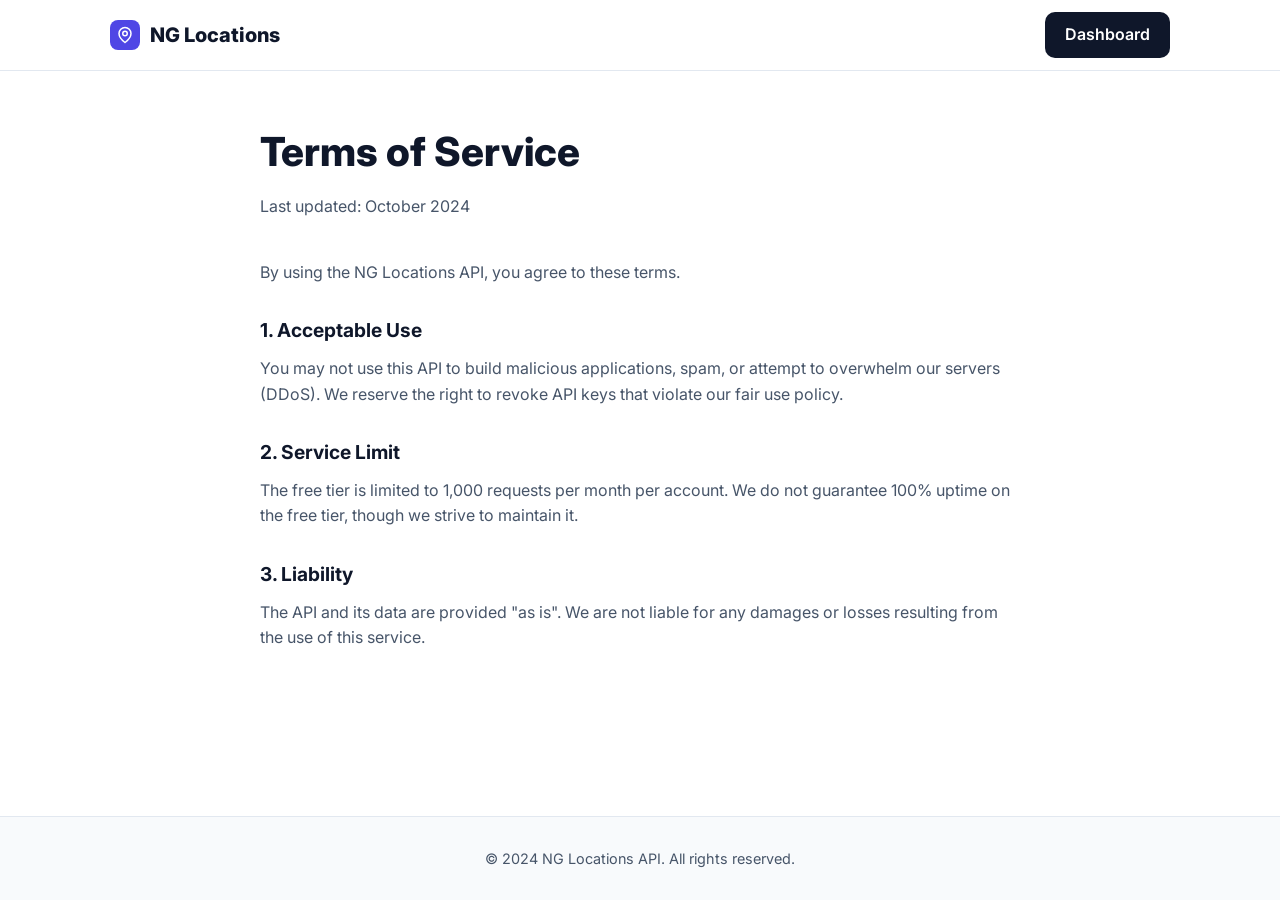
<file: terms.html>
<!DOCTYPE html>
<html lang="en">
<head>
  <meta charset="UTF-8">
  <meta name="viewport" content="width=device-width, initial-scale=1.0">
  <title>Terms of Service - NG Locations API</title>
  <link href="https://fonts.googleapis.com/css2?family=Inter:wght@400;500;600;700;800&display=swap" rel="stylesheet">
  <style>
    :root { --bg-main: #ffffff; --bg-surface: #f8fafc; --text-main: #0f172a; --text-muted: #475569; --primary: #4f46e5; --border-color: #e2e8f0; }
    * { margin: 0; padding: 0; box-sizing: border-box; }
    body { font-family: 'Inter', sans-serif; background: var(--bg-main); color: var(--text-main); line-height: 1.6; display: flex; flex-direction: column; min-height: 100vh; }
    a { text-decoration: none; color: inherit; }
    .header { position: fixed; top: 0; width: 100%; z-index: 50; background: rgba(255,255,255,0.85); backdrop-filter: blur(12px); border-bottom: 1px solid var(--border-color); }
    .nav-container { max-width: 1100px; margin: 0 auto; padding: 0 20px; height: 70px; display: flex; justify-content: space-between; align-items: center; }
    .logo { display: flex; align-items: center; gap: 10px; font-weight: 800; font-size: 1.25rem; color: var(--text-main); }
    .logo-icon { background: var(--primary); color: white; padding: 6px; border-radius: 8px; display: flex; }
    .btn { padding: 10px 20px; border-radius: 10px; font-weight: 600; background: var(--text-main); color: white; border: none; cursor: pointer; }
    .page-wrapper { max-width: 800px; margin: 120px auto 60px auto; padding: 0 20px; flex: 1; width: 100%; }
    .page-title { font-size: 2.5rem; font-weight: 800; margin-bottom: 10px; }
    .content p { font-size: 1rem; color: var(--text-muted); margin-bottom: 20px; }
    .content h3 { font-size: 1.2rem; color: var(--text-main); margin: 30px 0 10px 0; }
    footer { background: var(--bg-surface); border-top: 1px solid var(--border-color); padding: 30px; text-align: center; color: var(--text-muted); font-size: 0.9rem; margin-top: auto; }
  </style>
</head>
<body>
  <header class="header">
    <div class="nav-container">
      <a href="index.html" class="logo"><div class="logo-icon"><svg xmlns="http://www.w3.org/2000/svg" width="18" height="18" viewBox="0 0 24 24" fill="none" stroke="currentColor" stroke-width="2"><path d="M20 10c0 6-8 12-8 12s-8-6-8-12a8 8 0 0 1 16 0Z"/><circle cx="12" cy="10" r="3"/></svg></div>NG Locations</a>
      <a href="auth.html" class="btn">Dashboard</a>
    </div>
  </header>
  <div class="page-wrapper">
    <h1 class="page-title">Terms of Service</h1>
    <p style="color: var(--text-muted); margin-bottom: 40px;">Last updated: October 2024</p>
    <div class="content">
      <p>By using the NG Locations API, you agree to these terms.</p>
      <h3>1. Acceptable Use</h3>
      <p>You may not use this API to build malicious applications, spam, or attempt to overwhelm our servers (DDoS). We reserve the right to revoke API keys that violate our fair use policy.</p>
      <h3>2. Service Limit</h3>
      <p>The free tier is limited to 1,000 requests per month per account. We do not guarantee 100% uptime on the free tier, though we strive to maintain it.</p>
      <h3>3. Liability</h3>
      <p>The API and its data are provided "as is". We are not liable for any damages or losses resulting from the use of this service.</p>
    </div>
  </div>
  <footer>&copy; 2024 NG Locations API. All rights reserved.</footer>
</body>
</html>
</file>
